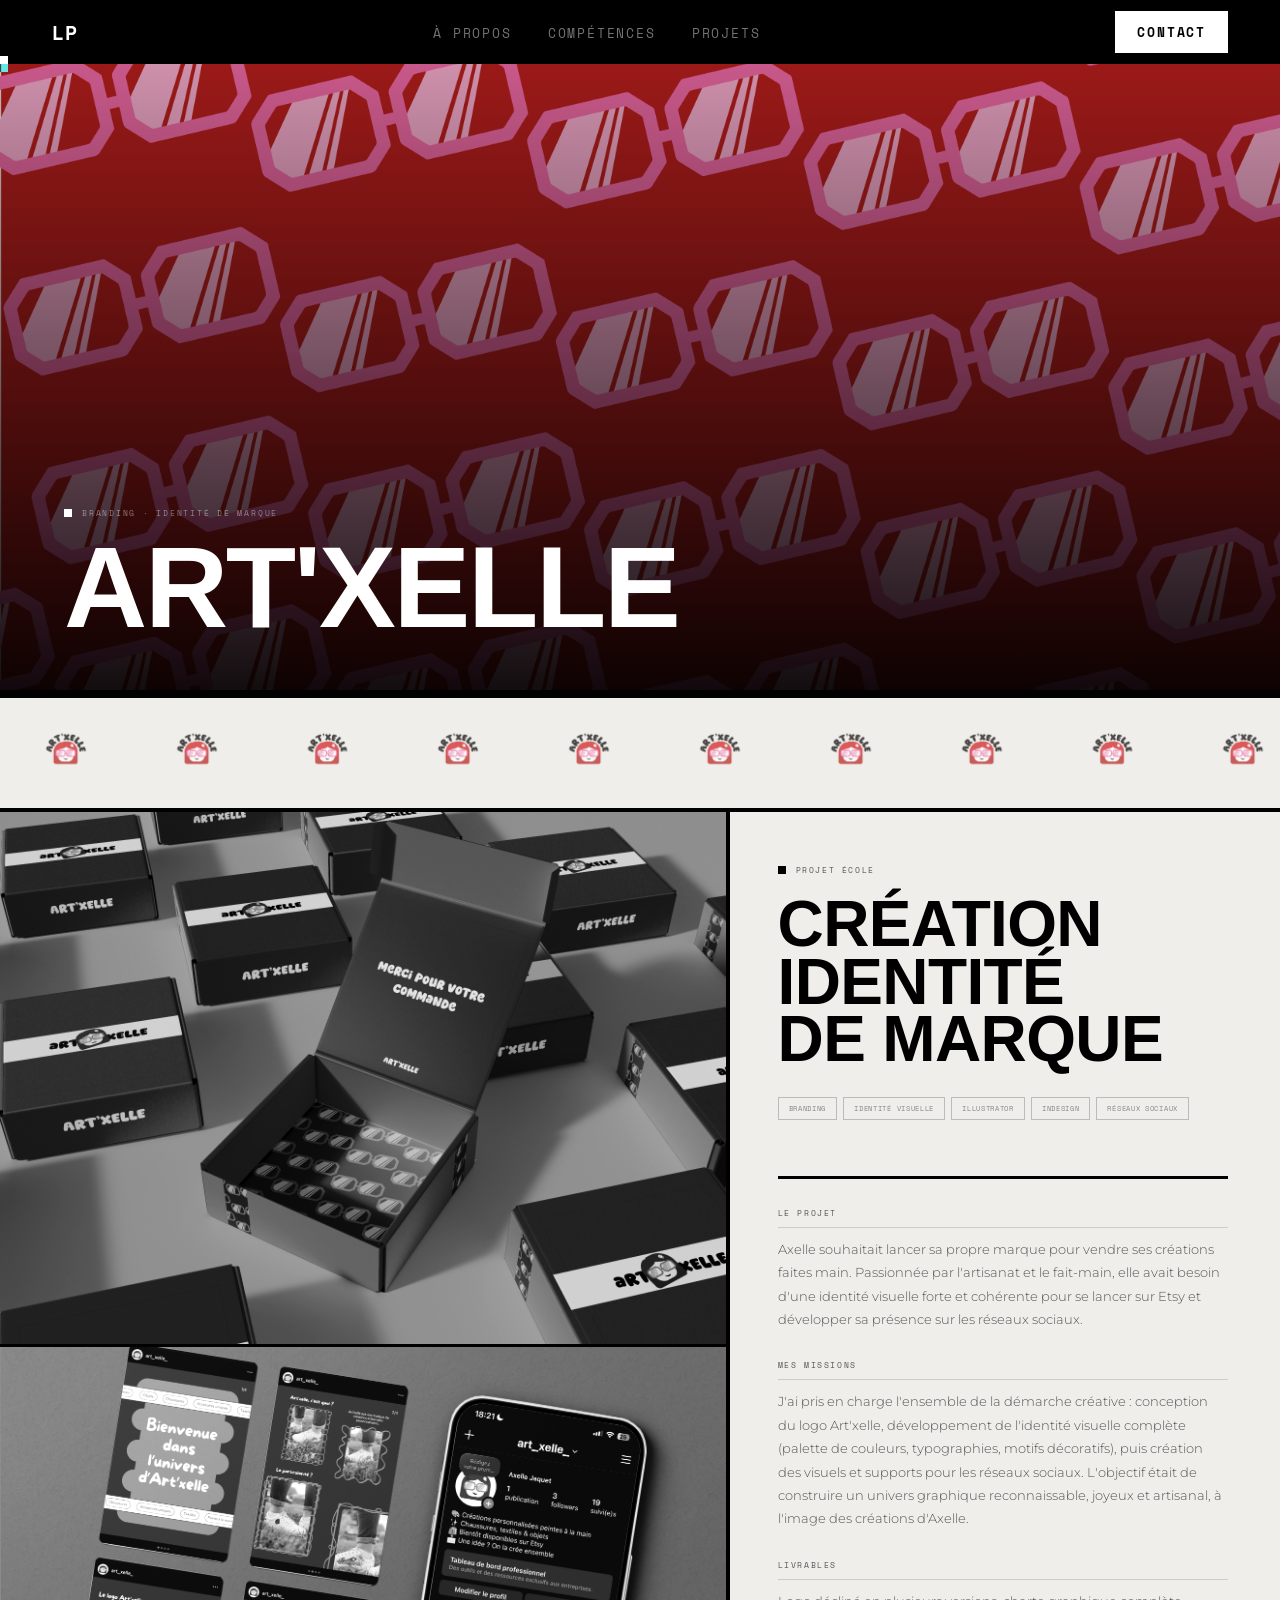
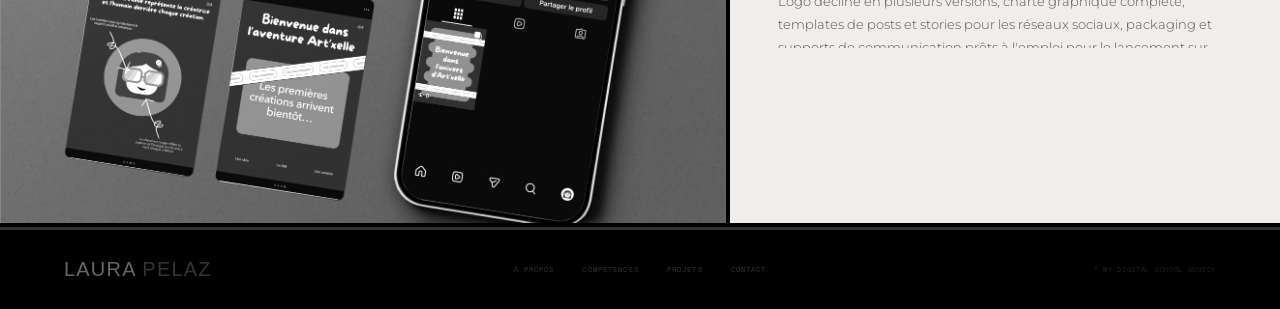
<file: projet.html>
<!doctype html>
<html lang="fr">
  <head>
    <meta charset="UTF-8" />
    <meta name="viewport" content="width=device-width, initial-scale=1.0" />
    <title>Art'xelle — Création identité de marque</title>
    <link
      href="https://fonts.googleapis.com/css2?family=Montserrat:ital,wght@0,300;0,400;0,500;0,600;0,700;1,300&family=Space+Mono:wght@400;700&display=swap"
      rel="stylesheet"
    />
    <link rel="stylesheet" href="./style.css" />
    <link rel="stylesheet" href="./projet.css" />
  </head>
  <body>
    <div class="cursor" id="cursor"></div>

    <!-- NAV -->
    <nav>
      <a href="./index.html" class="nav-logo">LP</a>
      <ul class="nav-links">
        <li><a href="./index.html#about">À propos</a></li>
        <li><a href="./index.html#skills">Compétences</a></li>
        <li><a href="./index.html#projects">Projets</a></li>
      </ul>
      <a href="./index.html#contact" class="nav-cta">Contact</a>
    </nav>

    <!-- ① HERO BANNIÈRE -->
    <section class="projet-hero">
      <div class="projet-hero-img">
        <img src="./artxelle/Plan de travail 208@3x.png" alt="Art'xelle" />
        <div class="projet-hero-gradient"></div>
      </div>
      <div class="projet-hero-content">
        <div class="projet-hero-eyebrow">
          <span class="dot"></span>
          <span>Branding · Identité de marque</span>
        </div>
        <h1 class="projet-hero-title">Art'xelle</h1>
      </div>
    </section>

    <!-- ② MARQUEE LOGO -->
    <div class="logo-marquee-section">
      <div class="logo-marquee-track">
        <span class="logo-item"
          ><img
            src="./artxelle/LOGO_AXELLE@3x.png"
            alt="Art'xelle"
            class="marquee-logo-img"
        /></span>
        <span class="logo-item"
          ><img
            src="./artxelle/LOGO_AXELLE@3x.png"
            alt="Art'xelle"
            class="marquee-logo-img"
        /></span>
        <span class="logo-item"
          ><img
            src="./artxelle/LOGO_AXELLE@3x.png"
            alt="Art'xelle"
            class="marquee-logo-img"
        /></span>
        <span class="logo-item"
          ><img
            src="./artxelle/LOGO_AXELLE@3x.png"
            alt="Art'xelle"
            class="marquee-logo-img"
        /></span>
        <span class="logo-item"
          ><img
            src="./artxelle/LOGO_AXELLE@3x.png"
            alt="Art'xelle"
            class="marquee-logo-img"
        /></span>
        <span class="logo-item"
          ><img
            src="./artxelle/LOGO_AXELLE@3x.png"
            alt="Art'xelle"
            class="marquee-logo-img"
        /></span>
        <span class="logo-item"
          ><img
            src="./artxelle/LOGO_AXELLE@3x.png"
            alt="Art'xelle"
            class="marquee-logo-img"
        /></span>
        <span class="logo-item"
          ><img
            src="./artxelle/LOGO_AXELLE@3x.png"
            alt="Art'xelle"
            class="marquee-logo-img"
        /></span>

        <!-- clone pour boucle infinie -->
        <span class="logo-item"
          ><img
            src="./artxelle/LOGO_AXELLE@3x.png"
            alt="Art'xelle"
            class="marquee-logo-img"
        /></span>
        <span class="logo-item"
          ><img
            src="./artxelle/LOGO_AXELLE@3x.png"
            alt="Art'xelle"
            class="marquee-logo-img"
        /></span>
        <span class="logo-item"
          ><img
            src="./artxelle/LOGO_AXELLE@3x.png"
            alt="Art'xelle"
            class="marquee-logo-img"
        /></span>
        <span class="logo-item"
          ><img
            src="./artxelle/LOGO_AXELLE@3x.png"
            alt="Art'xelle"
            class="marquee-logo-img"
        /></span>
        <span class="logo-item"
          ><img
            src="./artxelle/LOGO_AXELLE@3x.png"
            alt="Art'xelle"
            class="marquee-logo-img"
        /></span>
        <span class="logo-item"
          ><img
            src="./artxelle/LOGO_AXELLE@3x.png"
            alt="Art'xelle"
            class="marquee-logo-img"
        /></span>
        <span class="logo-item"
          ><img
            src="./artxelle/LOGO_AXELLE@3x.png"
            alt="Art'xelle"
            class="marquee-logo-img"
        /></span>
        <span class="logo-item"
          ><img
            src="./artxelle/LOGO_AXELLE@3x.png"
            alt="Art'xelle"
            class="marquee-logo-img"
        /></span>
      </div>
    </div>

    <!-- ③ CORPS : images à gauche + texte sticky à droite -->
    <div class="projet-body">
      <!-- GALERIE GAUCHE -->
      <div class="projet-gallery">
        <div class="gallery-item">
          <img
            src="./artxelle/MOCKUP_ART'XELLE_BOX.png"
            alt="Art'xelle — Mockup boîtes"
          />
        </div>
        <div class="gallery-item">
          <img
            src="./artxelle/Instagram Post Story Mockup.png"
            alt="Art'xelle — Réseaux sociaux"
          />
        </div>
      </div>

      <!-- INFO STICKY DROITE -->
      <div class="projet-info">
        <div class="projet-info-inner">
          <div class="info-eyebrow">
            <span class="info-dot"></span>
            <span>Projet école</span>
          </div>

          <h2 class="info-title">Création<br />identité<br />de marque</h2>

          <div class="info-tags">
            <span class="info-tag">Branding</span>
            <span class="info-tag">Identité visuelle</span>
            <span class="info-tag">Illustrator</span>
            <span class="info-tag">InDesign</span>
            <span class="info-tag">Réseaux sociaux</span>
          </div>

          <div class="info-divider"></div>

          <div class="info-block">
            <div class="info-block-label">Le projet</div>
            <p class="info-text">
              Axelle souhaitait lancer sa propre marque pour vendre ses
              créations faites main. Passionnée par l'artisanat et le fait-main,
              elle avait besoin d'une identité visuelle forte et cohérente pour
              se lancer sur Etsy et développer sa présence sur les réseaux
              sociaux.
            </p>
          </div>

          <div class="info-block">
            <div class="info-block-label">Mes missions</div>
            <p class="info-text">
              J'ai pris en charge l'ensemble de la démarche créative :
              conception du logo Art'xelle, développement de l'identité visuelle
              complète (palette de couleurs, typographies, motifs décoratifs),
              puis création des visuels et supports pour les réseaux sociaux.
              L'objectif était de construire un univers graphique
              reconnaissable, joyeux et artisanal, à l'image des créations
              d'Axelle.
            </p>
          </div>

          <div class="info-block">
            <div class="info-block-label">Livrables</div>
            <p class="info-text">
              Logo décliné en plusieurs versions, charte graphique complète,
              templates de posts et stories pour les réseaux sociaux, packaging
              et supports de communication prêts à l'emploi pour le lancement
              sur Etsy.
            </p>
          </div>

          <div class="info-divider"></div>

          <div class="info-specs">
            <div class="info-spec-row">
              <span class="spec-label">Client</span>
              <span class="spec-value">Art'xelle (Axelle)</span>
            </div>
            <div class="info-spec-row">
              <span class="spec-label">Année</span>
              <span class="spec-value"></span>
            </div>
            <div class="info-spec-row">
              <span class="spec-label">Outils</span>
              <span class="spec-value">Illustrator · InDesign</span>
            </div>
            <div class="info-spec-row">
              <span class="spec-label">Livrable</span>
              <span class="spec-value">Logo · Charte · Réseaux</span>
            </div>
          </div>

          <div class="info-divider"></div>

          <a href="./index.html#projects" class="info-back">
            ← Retour aux projets
          </a>
        </div>
      </div>
    </div>

    <!-- FOOTER -->
    <footer>
      <div class="footer-logo">Laura <span>Pelaz</span></div>
      <div class="footer-links">
        <a href="./index.html#about">À propos</a>
        <a href="./index.html#skills">Compétences</a>
        <a href="./index.html#projects">Projets</a>
        <a href="./index.html#contact">Contact</a>
      </div>
      <div class="footer-copy">© My Digital School Annecy</div>
    </footer>

    <script src="./projet.js"></script>
  </body>
</html>
</file>
<file: style.css>
/* ═══════════════════════════════════════════════
   BASE — styles fondamentaux (ex style.css)
   ═══════════════════════════════════════════════ */

:root {
    --pink: #C6205E;
    --navy: #0D2C58;
    --light: #E9EAEA;
    --white: #ffffff;
    --black: #0a0a0a;
}

*, *::before, *::after {
    margin: 0;
    padding: 0;
    box-sizing: border-box;
}

html { scroll-behavior: smooth; }

body {
    background: var(--white);
    color: var(--black);
    font-family: 'Montserrat', sans-serif;
    overflow-x: hidden;
    cursor: none;
}

/* ─── CURSOR ──────────────────────────── */
.cursor {
    position: fixed;
    pointer-events: none;
    z-index: 9999;
    transform: translate(-50%, -50%);
    width: 22px;
    height: 22px;
}

.cursor::before, .cursor::after {
    content: '';
    position: absolute;
    background: var(--pink);
    transition: background 0.3s;
}

.cursor::before {
    width: 1px;
    height: 22px;
    top: 0;
    left: 50%;
    transform: translateX(-50%);
}

.cursor::after {
    width: 22px;
    height: 1px;
    left: 0;
    top: 50%;
    transform: translateY(-50%);
}

.cursor.hovered::before { background: var(--white); }
.cursor.hovered::after  { background: var(--white); }

/* ─── NAV ──────────────────────────────── */
nav {
    position: fixed;
    top: 0;
    left: 0;
    right: 0;
    z-index: 200;
    height: 64px;
    display: flex;
    justify-content: space-between;
    align-items: center;
    padding: 0 52px;
    background: var(--navy);
    border-bottom: 2px solid var(--pink);
}

.nav-logo {
    font-family: 'Space Mono', monospace;
    font-weight: 700;
    font-size: 16px;
    letter-spacing: 0.12em;
    color: var(--pink);
    text-decoration: none;
}

.nav-links {
    display: flex;
    gap: 36px;
    list-style: none;
}

.nav-links a {
    font-family: 'Space Mono', monospace;
    font-size: 9px;
    letter-spacing: 0.16em;
    text-transform: uppercase;
    color: rgba(255, 255, 255, 0.55);
    text-decoration: none;
    transition: color 0.25s;
    position: relative;
    padding-bottom: 4px;
}

.nav-links a::after {
    content: '';
    position: absolute;
    bottom: -2px;
    left: 0;
    width: 0;
    height: 1px;
    background: var(--pink);
    transition: width 0.3s ease;
}

.nav-links a:hover {
    color: var(--white);
}

.nav-links a:hover::after {
    width: 100%;
}

.nav-cta {
    font-family: 'Space Mono', monospace;
    font-size: 9px;
    letter-spacing: 0.14em;
    text-transform: uppercase;
    font-weight: 700;
    color: var(--white);
    text-decoration: none;
    border: 1px solid var(--pink);
    padding: 9px 20px;
    transition: background 0.25s, color 0.25s;
}

.nav-cta:hover {
    background: var(--pink);
    color: var(--white);
}

/* ─── HERO ──────────────────────────────── */
#hero {
    min-height: 80vh;
    display: flex;
    flex-direction: column;
    padding: 0 64px;
    padding-top: 0px;
    background: var(--white);
    border-bottom: 1px solid var(--light);
    overflow: hidden;
    position: relative;
}

.hero-top {
    display: flex;
    align-items: flex-end;
    flex: 1;
    gap: 50px;
}

.hero-left {
    background: transparent;
    padding: 20px 0 0;
    display: flex;
    flex-direction: column;
    flex: 1;
}

.hero-eyebrow {
    display: flex;
    align-items: center;
    gap: 10px;
    font-family: 'Space Mono', monospace;
    font-size: 8px;
    color: #aaa;
    letter-spacing: 0.2em;
    text-transform: uppercase;
    padding-bottom: 24px;
    border-bottom: 1px solid var(--light);
    margin-bottom: 0;
    animation: fadeUp 0.7s ease both;
}

.hero-dot {
    width: 5px;
    height: 5px;
    background: var(--pink);
    border-radius: 50%;
    flex-shrink: 0;
}

.hero-name {
    flex: 1;
    flex-direction: column;
    justify-content: center;
    font-family: 'Impact', 'Arial Black', sans-serif;
    font-size: clamp(88px, 11vw, 168px);
    line-height: 0.88;
    letter-spacing: -0.02em;
    color: var(--navy);
    padding: 32px 0;
    animation: fadeUp 0.8s 0.1s ease both;
}

.hero-name .pink {
    color: var(--pink);
}

.hero-photo-float {
    flex-shrink: 0;
    align-self: center;
}

.hero-photo-float img {
    width: 280px;
    height: 400px;
    object-fit: cover;
    object-position: top center;
    display: block;
    filter: grayscale(10%);
}

.hero-desc {
    font-family: 'Space Mono', monospace;
    font-size: 9px;
    color: #aaa;
    letter-spacing: 0.22em;
    text-transform: uppercase;
    margin-bottom: 24px;
    animation: fadeUp 0.7s 0.18s ease both;
}

.hero-cta {
    display: flex;
    gap: 16px;
    align-items: center;
    margin-bottom: 48px;
    animation: fadeUp 0.7s 0.24s ease both;
}

.btn-primary {
    background: var(--pink);
    color: var(--white);
    padding: 14px 28px;
    font-family: 'Space Mono', monospace;
    font-size: 9px;
    letter-spacing: 0.12em;
    text-transform: uppercase;
    font-weight: 700;
    text-decoration: none;
    transition: background 0.25s, transform 0.2s;
    display: inline-block;
}

.btn-primary:hover {
    background: var(--navy);
    color: var(--white);
    transform: translateY(-2px);
}

.btn-outline {
    color: #999;
    font-family: 'Space Mono', monospace;
    font-size: 9px;
    letter-spacing: 0.12em;
    text-transform: uppercase;
    font-weight: 700;
    text-decoration: none;
    display: flex;
    align-items: center;
    gap: 8px;
    border-bottom: 1px solid var(--light);
    padding-bottom: 3px;
    transition: color 0.25s, border-color 0.25s;
}

.btn-outline::after {
    content: '↓';
    font-size: 13px;
}

.btn-outline:hover {
    color: var(--navy);
    border-color: var(--navy);
}

.hero-stats-bar {
    display: flex;
    gap: 0;
    border-top: 1px solid var(--light);
    padding-top: 28px;
    padding-bottom: 28px;
    animation: fadeUp 0.7s 0.3s ease both;
}

.stat {
    flex: 1;
    padding-right: 20px;
    border-right: 1px solid var(--light);
    margin-right: 20px;
}

.stat:last-child {
    border-right: none;
    margin-right: 0;
    padding-right: 0;
}

.stat-num {
    font-family: 'Space Mono', monospace;
    font-size: 26px;
    color: var(--navy);
    line-height: 1;
    font-weight: 700;
}

.stat-label {
    font-family: 'Montserrat', sans-serif;
    font-size: 8px;
    letter-spacing: 0.1em;
    text-transform: uppercase;
    color: #aaa;
    margin-top: 6px;
    font-weight: 500;
}

.hero-scroll-hint {
    position: absolute;
    bottom: 40px;
    right: 64px;
    display: flex;
    flex-direction: row;
    align-items: center;
    gap: 12px;
}

.hero-scroll-line {
    width: 44px;
    height: 1px;
    background: var(--light);
}

.hero-scroll-hint span {
    font-family: 'Space Mono', monospace;
    font-size: 7px;
    letter-spacing: 0.22em;
    text-transform: uppercase;
    color: #ccc;
}

/* ─── SECTIONS COMMUNES ─────────────────── */
section {
    padding: 96px 64px;
}

.section-header {
    display: flex;
    justify-content: space-between;
    align-items: center;
    padding-bottom: 18px;
    border-bottom: 1px solid var(--light);
    margin-bottom: 0;
}

.section-label {
    font-family: 'Space Mono', monospace;
    font-size: 9px;
    letter-spacing: 0.22em;
    text-transform: uppercase;
    color: var(--pink);
}

.section-num-tag {
    font-family: 'Space Mono', monospace;
    font-size: 10px;
    letter-spacing: 0.06em;
    color: #ccc;
}

.section-title {
    font-family: 'Impact', 'Arial Black', sans-serif;
    font-size: clamp(52px, 7vw, 96px);
    color: var(--navy);
    line-height: 0.9;
    letter-spacing: -0.01em;
    margin-top: 32px;
    margin-bottom: 52px;
}

/* ─── ABOUT ──────────────────────────────── */
#about {
    background: var(--white);
}

.about-quote {
    border-bottom: 1px solid var(--light);
    padding-bottom: 52px;
    margin-bottom: 60px;
}

.about-quote p {
    font-family: 'Montserrat', sans-serif;
    font-size: clamp(18px, 2.4vw, 28px);
    line-height: 1.55;
    color: var(--navy);
    font-weight: 300;
}

.about-quote em {
    font-style: italic;
    color: var(--pink);
    font-weight: 400;
}

.about-quote strong {
    font-weight: 700;
    font-style: normal;
    color: var(--navy);
}

.about-grid {
    display: grid;
    grid-template-columns: 1fr 1fr;
    gap: 80px;
    align-items: start;
}

.timeline-item {
    padding: 20px 0 20px 22px;
    border-left: 1px solid var(--light);
    position: relative;
    margin-bottom: 4px;
    transition: border-color 0.3s;
}

.timeline-item:hover {
    border-color: var(--pink);
}

.timeline-item::before {
    content: '';
    position: absolute;
    left: -4px;
    top: 24px;
    width: 6px;
    height: 6px;
    background: var(--pink);
    transition: transform 0.3s;
}

.timeline-item:hover::before {
    transform: scale(1.7);
}

.timeline-date {
    font-family: 'Space Mono', monospace;
    font-size: 8px;
    letter-spacing: 0.12em;
    text-transform: uppercase;
    color: var(--pink);
    margin-bottom: 8px;
}

.timeline-role {
    font-size: 15px;
    font-weight: 700;
    color: var(--navy);
    margin-bottom: 4px;
}

.timeline-org {
    font-family: 'Space Mono', monospace;
    font-size: 9px;
    letter-spacing: 0.04em;
    color: #aaa;
}

.timeline-desc {
    font-size: 13px;
    color: #888;
    margin-top: 10px;
    line-height: 1.65;
    font-weight: 300;
}

/* ─── SKILLS ─────────────────────────────── */
#skills {
    background: var(--white);
}

#skills .section-header {
    border-bottom-color: var(--light);
}

#skills .section-label {
    color: var(--pink);
}

#skills .section-num-tag {
    color: #ccc;
}

#skills .section-title {
    color: var(--navy);
    margin-bottom: 32px;
}

.skills-list {
    margin-top: 0;
    border-top: 1px solid var(--light);
}

.skill-row {
    display: grid;
    grid-template-columns: 52px 1fr auto auto;
    align-items: center;
    gap: 24px;
    padding: 20px 0;
    border-bottom: 1px solid var(--light);
    transition: padding-left 0.3s, padding-right 0.3s, background 0.25s;
    cursor: default;
}

.skill-row:hover {
    background: #fafafa;
    padding-left: 20px;
    padding-right: 20px;
}

.skill-idx {
    font-family: 'Space Mono', monospace;
    font-size: 9px;
    color: #ccc;
    letter-spacing: 0.08em;
}

.skill-name {
    font-family: 'Impact', 'Arial Black', sans-serif;
    font-size: clamp(32px, 4.5vw, 60px);
    color: var(--navy);
    letter-spacing: 0.01em;
    line-height: 1;
    transition: color 0.25s;
}

.skill-row:hover .skill-name {
    color: var(--pink);
}

.skill-type {
    font-family: 'Space Mono', monospace;
    font-size: 8px;
    color: #bbb;
    letter-spacing: 0.12em;
    text-transform: uppercase;
    text-align: right;
}

.skill-icon-wrap {
    opacity: 0.65;
    transition: opacity 0.25s;
    flex-shrink: 0;
}

.skill-row:hover .skill-icon-wrap {
    opacity: 1;
}

.softskills-wrap {
    margin-top: 80px;
    padding-top: 56px;
    border-top: 3px solid var(--navy);
}

.softskills-wrap .section-label {
    color: var(--pink);
    margin-bottom: 36px;
}

.softskills-row {
    display: grid;
    grid-template-columns: repeat(4, 1fr);
    gap: 1px;
    background: var(--light);
    border: 1px solid var(--light);
}

.soft-item {
    background: var(--white);
    padding: 36px 28px;
    transition: background 0.25s;
}

.soft-item:hover {
    background: #fdf5f8;
}

.soft-num {
    font-family: 'Space Mono', monospace;
    font-size: 44px;
    font-weight: 700;
    color: rgba(13, 44, 88, 0.05);
    line-height: 1;
    margin-bottom: 16px;
    transition: color 0.3s;
}

.soft-item:hover .soft-num {
    color: rgba(198, 32, 94, 0.15);
}

.soft-title {
    font-family: 'Montserrat', sans-serif;
    font-size: 10px;
    letter-spacing: 0.14em;
    text-transform: uppercase;
    font-weight: 700;
    color: var(--pink);
    margin-bottom: 10px;
}

.soft-desc {
    font-size: 12px;
    color: #888;
    line-height: 1.7;
    font-weight: 300;
}

/* ─── PROJECTS ───────────────────────────── */
#projects {
    background: var(--white);
}

.projects-head {
    display: grid;
    grid-template-columns: 1fr 1fr;
    gap: 80px;
    align-items: end;
    padding-bottom: 0;
    margin-bottom: 2px;
}

.projects-head .section-title {
    margin-bottom: 0;
}

.projects-intro {
    font-size: 15px;
    line-height: 1.75;
    color: #888;
    font-weight: 300;
    max-width: 420px;
    align-self: end;
    padding-bottom: 4px;
}

.projects-grid {
    display: grid;
    grid-template-columns: 1fr 1fr;
    gap: 2px;
    background: var(--light);
    margin-top: 2px;
}

a.project-card {
    text-decoration: none;
}

.project-card {
    background: var(--white);
    padding: 44px 48px;
    display: flex;
    flex-direction: column;
    gap: 0;
    cursor: pointer;
    position: relative;
    overflow: hidden;
    min-height: 300px;
    transition: background 0.3s;
}

.project-card.dark {
    background: var(--navy);
}

.project-card::before {
    content: '';
    position: absolute;
    top: 0;
    left: 0;
    right: 0;
    height: 3px;
    background: var(--pink);
    transform: scaleX(0);
    transform-origin: left;
    transition: transform 0.4s cubic-bezier(0.4, 0, 0.2, 1);
}

.project-card:hover::before {
    transform: scaleX(1);
}

.project-card:hover {
    background: #f7f7f7;
}

.project-card.dark:hover {
    background: #0f3366;
}

.project-card-ghost {
    position: absolute;
    bottom: -16px;
    right: 24px;
    font-family: 'Impact', 'Arial Black', sans-serif;
    font-size: 110px;
    color: rgba(13, 44, 88, 0.05);
    letter-spacing: -0.03em;
    pointer-events: none;
    line-height: 1;
    transition: color 0.3s;
    user-select: none;
}

.project-card.dark .project-card-ghost {
    color: rgba(255, 255, 255, 0.04);
}

.project-card-num {
    font-family: 'Space Mono', monospace;
    font-size: 9px;
    letter-spacing: 0.08em;
    color: #ccc;
    margin-bottom: auto;
}

.project-card.dark .project-card-num {
    color: rgba(255, 255, 255, 0.2);
}

.project-card-name {
    font-family: 'Impact', 'Arial Black', sans-serif;
    font-size: clamp(24px, 2.8vw, 38px);
    color: var(--navy);
    line-height: 1.05;
    margin-top: 36px;
    margin-bottom: 20px;
    transition: color 0.3s;
    position: relative;
    z-index: 1;
}

.project-card.dark .project-card-name {
    color: var(--white);
}

.project-card:hover .project-card-name {
    color: var(--pink);
}

.project-card.dark:hover .project-card-name {
    color: var(--pink);
}

.project-card-meta {
    display: flex;
    justify-content: space-between;
    align-items: flex-end;
    position: relative;
    z-index: 1;
}

.project-card-tags {
    display: flex;
    gap: 5px;
    flex-wrap: wrap;
}

.tag {
    font-family: 'Space Mono', monospace;
    font-size: 7px;
    letter-spacing: 0.08em;
    text-transform: uppercase;
    color: #bbb;
    border: 1px solid var(--light);
    padding: 4px 8px;
    transition: border-color 0.25s, color 0.25s;
}

.project-card.dark .tag {
    color: rgba(255, 255, 255, 0.25);
    border-color: rgba(255, 255, 255, 0.1);
}

.project-card:hover .tag {
    border-color: rgba(198, 32, 94, 0.3);
    color: var(--pink);
}

.project-card.dark:hover .tag {
    border-color: rgba(198, 32, 94, 0.35);
    color: var(--pink);
}

.project-card-arrow {
    width: 40px;
    height: 40px;
    border: 1px solid var(--light);
    display: flex;
    align-items: center;
    justify-content: center;
    font-size: 14px;
    color: #ccc;
    flex-shrink: 0;
    transition: background 0.25s, color 0.25s, border-color 0.25s;
}

.project-card.dark .project-card-arrow {
    border-color: rgba(255, 255, 255, 0.1);
    color: rgba(255, 255, 255, 0.2);
}

.project-card:hover .project-card-arrow,
.project-card.dark:hover .project-card-arrow {
    background: var(--pink);
    color: var(--white);
    border-color: var(--pink);
}

/* ─── CONTACT ────────────────────────────── */
#contact {
    background: var(--navy);
}

#contact .section-header {
    border-bottom-color: rgba(255, 255, 255, 0.1);
}

#contact .section-label {
    color: var(--pink);
}

#contact .section-num-tag {
    color: rgba(255, 255, 255, 0.2);
}

.contact-content {
    display: grid;
    grid-template-columns: 1fr 1fr;
    gap: 96px;
    margin-top: 60px;
}

.contact-tagline {
    font-family: 'Impact', 'Arial Black', sans-serif;
    font-size: clamp(44px, 5.5vw, 76px);
    color: var(--white);
    line-height: 0.95;
    margin-bottom: 24px;
}

.contact-tagline span {
    color: var(--pink);
    display: block;
}

.contact-desc {
    font-size: 14px;
    line-height: 1.75;
    color: rgba(255, 255, 255, 0.38);
    font-weight: 300;
    max-width: 340px;
    margin-bottom: 48px;
}

.contact-links {
    border-top: 1px solid rgba(255, 255, 255, 0.08);
}

.contact-link {
    display: flex;
    align-items: center;
    gap: 16px;
    font-family: 'Montserrat', sans-serif;
    font-size: 13px;
    color: rgba(255, 255, 255, 0.5);
    text-decoration: none;
    padding: 16px 0;
    border-bottom: 1px solid rgba(255, 255, 255, 0.08);
    transition: color 0.3s, gap 0.3s;
}

.contact-link:hover {
    color: var(--white);
    gap: 22px;
}

.contact-link-dot {
    width: 4px;
    height: 4px;
    background: var(--pink);
    border-radius: 50%;
    flex-shrink: 0;
}

.contact-form {
    display: flex;
    flex-direction: column;
    gap: 20px;
}

.form-group {
    display: flex;
    flex-direction: column;
    gap: 10px;
}

.form-group label {
    font-family: 'Space Mono', monospace;
    font-size: 8px;
    letter-spacing: 0.22em;
    text-transform: uppercase;
    color: rgba(255, 255, 255, 0.25);
}

.form-group input,
.form-group textarea {
    background: rgba(255, 255, 255, 0.04);
    border: none;
    border-bottom: 1px solid rgba(255, 255, 255, 0.12);
    padding: 13px 0;
    font-family: 'Montserrat', sans-serif;
    font-size: 14px;
    color: var(--white);
    outline: none;
    transition: border-color 0.3s;
    resize: none;
}

.form-group input::placeholder,
.form-group textarea::placeholder {
    color: rgba(255, 255, 255, 0.18);
}

.form-group input:focus,
.form-group textarea:focus {
    border-bottom-color: var(--pink);
}

.form-group textarea {
    height: 110px;
}

.form-row {
    display: grid;
    grid-template-columns: 1fr 1fr;
    gap: 24px;
}

.submit-btn {
    background: var(--pink);
    color: var(--white);
    border: none;
    padding: 16px 36px;
    font-family: 'Space Mono', monospace;
    font-size: 9px;
    letter-spacing: 0.14em;
    text-transform: uppercase;
    font-weight: 700;
    cursor: none;
    transition: background 0.25s, transform 0.2s;
    align-self: flex-start;
    margin-top: 8px;
}

.submit-btn:hover {
    background: var(--white);
    color: var(--navy);
    transform: translateY(-2px);
}

/* ─── FOOTER ─────────────────────────────── */
footer {
    background: var(--black);
    padding: 28px 64px;
    display: grid;
    grid-template-columns: 1fr auto 1fr;
    align-items: center;
    border-top: 1px solid rgba(255, 255, 255, 0.06);
}

.footer-logo {
    font-family: 'Impact', 'Arial Black', sans-serif;
    font-size: 20px;
    color: rgba(255, 255, 255, 0.4);
    letter-spacing: 0.06em;
}

.footer-logo span {
    color: var(--pink);
}

.footer-links {
    display: flex;
    gap: 28px;
}

.footer-links a {
    font-family: 'Space Mono', monospace;
    font-size: 7px;
    letter-spacing: 0.16em;
    text-transform: uppercase;
    color: rgba(255, 255, 255, 0.2);
    text-decoration: none;
    transition: color 0.3s;
}

.footer-links a:hover {
    color: var(--pink);
}

.footer-copy {
    font-family: 'Space Mono', monospace;
    font-size: 7px;
    letter-spacing: 0.1em;
    color: rgba(255, 255, 255, 0.15);
    text-align: right;
    text-transform: uppercase;
}

/* ─── MARQUEE ─────────────────────────────── */
.marquee-section {
    background: var(--pink);
    padding: 16px 0;
    overflow: hidden;
    white-space: nowrap;
}

.marquee-track {
    display: inline-block;
    animation: marquee 22s linear infinite;
}

.marquee-text {
    font-family: 'Space Mono', monospace;
    font-size: 10px;
    font-weight: 700;
    letter-spacing: 0.22em;
    text-transform: uppercase;
    color: rgba(255, 255, 255, 0.9);
    display: inline-block;
    margin: 0 24px;
}

.marquee-sep {
    color: rgba(255, 255, 255, 0.3);
}

/* ─── ANIMATIONS ──────────────────────────── */
@keyframes marquee {
    0%   { transform: translateX(0); }
    100% { transform: translateX(-50%); }
}

@keyframes fadeUp {
    from { opacity: 0; transform: translateY(20px); }
    to   { opacity: 1; transform: translateY(0); }
}

.reveal {
    opacity: 0;
    transform: translateY(26px);
    transition: opacity 0.75s ease, transform 0.75s ease;
}

.reveal.visible {
    opacity: 1;
    transform: translateY(0);
}

/* ─── RESPONSIVE ──────────────────────────── */
@media (max-width: 1024px) {
    nav {
        padding: 0 28px;
    }

    section {
        padding: 72px 28px;
    }

    #hero {
        grid-template-columns: 1fr;
    }

    .hero-right {
        height: 50vw;
        min-height: 320px;
    }

    .hero-right img {
        object-position: top center;
    }

    .hero-left {
        padding: 40px 28px 40px;
    }

    .hero-name {
        font-size: clamp(72px, 16vw, 120px);
    }

    .about-grid {
        grid-template-columns: 1fr;
        gap: 40px;
    }

    .softskills-row {
        grid-template-columns: 1fr 1fr;
    }

    .projects-head {
        grid-template-columns: 1fr;
        gap: 20px;
    }

    .projects-grid {
        grid-template-columns: 1fr;
    }

    .contact-content {
        grid-template-columns: 1fr;
        gap: 56px;
    }

    footer {
        grid-template-columns: 1fr;
        gap: 16px;
        padding: 28px;
        text-align: center;
    }

    .footer-copy,
    .footer-links {
        text-align: center;
        justify-content: center;
    }

    .nav-links {
        display: none;
    }
}

/* ═══════════════════════════════════════════════
   VERSION BRUTALISTE — Architecture & béton brut
   Override complet
   ═══════════════════════════════════════════════ */

:root {
    --pink:  #000000;
    --navy:  #000000;
    --light: #cccccc;
    --white: #f0eeea;
    --black: #000000;
}

/* ─ BASE ─────────────────────────────────────── */
body {
    background: #f0eeea;
    font-family: 'Space Mono', monospace;
}

*, *::before, *::after {
    border-radius: 0 !important;
}

/* ─ CURSEUR ──────────────────────────────────── */
.cursor {
    width: 16px;
    height: 16px;
    background: #fff;
    border: none;
    mix-blend-mode: difference;
    transition: width 0.15s, height 0.15s;
}

.cursor::before,
.cursor::after {
    display: none;
}

.cursor.hovered {
    width: 32px;
    height: 32px;
}

/* ─ NAV ──────────────────────────────────────── */
nav {
    background: #000;
    border-bottom: none;
    backdrop-filter: none;
    height: 64px;
}

.nav-logo {
    color: #fff;
    font-family: 'Space Mono', monospace;
    font-size: 20px;
    letter-spacing: 0.06em;
}

.nav-links a {
    font-family: 'Space Mono', monospace;
    color: rgba(255, 255, 255, 0.45);
    text-transform: uppercase;
    letter-spacing: 0.14em;
    font-size: 13px;
}

.nav-links a::after {
    background: #fff;
}

.nav-links a:hover {
    color: #fff;
}

.nav-cta {
    background: #fff;
    color: #000;
    border: 2px solid #fff;
    font-family: 'Space Mono', monospace;
    font-size: 13px;
}

.nav-cta:hover {
    background: transparent;
    color: #fff;
    border-color: #fff;
}

/* ─ HERO ─────────────────────────────────────── */
#hero {
    background: #f0eeea;
    border-bottom: 4px solid #000;
    position: relative;
    overflow: hidden;
}

/* Bannière défilante en arrière-plan */
.hero-bg-marquee {
    position: absolute;
    inset: 0;
    overflow: hidden;
    z-index: 0;
}

.hero-bg-track {
    display: flex;
    gap: 0;
    align-items: stretch;
    height: 100%;
    width: max-content;
    animation: heroBgScroll 9s steps(5) infinite;
}

.hero-bg-track img {
    height: 100%;
    width: 100vw;
    object-fit: cover;
    filter: grayscale(100%) contrast(1.05);
    opacity: 0.18;
    flex-shrink: 0;
    display: block;
}

@keyframes heroBgScroll {
    from { transform: translateX(0); }
    to   { transform: translateX(-50%); }
}

/* Contenu au-dessus du fond défilant */
#hero .hero-top,
#hero .hero-scroll-hint {
    position: relative;
    z-index: 1;
}

.hero-eyebrow {
    color: #000;
    font-family: 'Space Mono', monospace;
    border-bottom: 2px solid #000;
    letter-spacing: 0.16em;
}

.hero-dot {
    background: #000;
    border-radius: 0 !important;
    width: 8px;
    height: 8px;
}

/* Nom — "Laura" plein, "Pelaz" en contour */
.hero-name {
    font-size: clamp(96px, 13vw, 190px);
    color: #000;
    line-height: 0.85;
}

.hero-name .pink {
    color: transparent;
    -webkit-text-stroke: 3px #000;
}

.hero-desc {
    font-family: 'Space Mono', monospace;
    color: #555;
    letter-spacing: 0.18em;
    text-transform: uppercase;
    font-size: 10px;
}

/* Boutons */
.btn-primary {
    background: #000;
    color: #fff;
    font-family: 'Space Mono', monospace;
    border: 2px solid #000;
    box-shadow: 4px 4px 0 #000;
    transition: box-shadow 0.15s, transform 0.15s;
}

.btn-primary:hover {
    background: #000;
    color: #fff;
    box-shadow: none;
    transform: translate(4px, 4px);
}

.btn-outline {
    color: #000;
    font-family: 'Space Mono', monospace;
    border-bottom: 2px solid #000;
    letter-spacing: 0.12em;
}

.btn-outline::after {
    content: '↓';
}

.btn-outline:hover {
    color: #555;
    border-color: #555;
}

/* Stats — boîtes avec bordures épaisses */
.hero-stats-bar {
    border-top: 3px solid #000;
    padding-top: 24px;
}

.stat {
    border-right: 2px solid #000;
    margin-right: 0;
    padding-right: 24px;
    padding-left: 0;
    margin-right: 24px;
}

.stat:last-child {
    border-right: none;
}

.stat-num {
    font-family: 'Space Mono', monospace;
    color: #000;
    font-size: 28px;
}

.stat-label {
    font-family: 'Space Mono', monospace;
    color: #777;
    font-size: 8px;
    letter-spacing: 0.1em;
    text-transform: uppercase;
}

/* Photo */
.hero-photo-float img {
    filter: grayscale(100%) contrast(1.1);
    outline: 4px solid #000;
    outline-offset: -4px;
}

/* Scroll */
.hero-scroll-line {
    background: #000;
}

.hero-scroll-hint span {
    color: #555;
    font-family: 'Space Mono', monospace;
}

/* ─ EN-TÊTES DE SECTION ──────────────────────── */
.section-header {
    border-bottom: 3px solid #000;
    padding-bottom: 16px;
}

.section-label {
    font-family: 'Space Mono', monospace;
    color: #000;
    letter-spacing: 0.2em;
    font-size: 9px;
}

.section-num-tag {
    font-family: 'Space Mono', monospace;
    color: #999;
}

.section-title {
    font-family: 'Impact', 'Arial Black', sans-serif;
    color: #000;
    text-transform: uppercase;
    letter-spacing: -0.01em;
}

/* ─ MARQUEE ──────────────────────────────────── */
.marquee-section {
    background: #000;
    border-top: 0;
    border-bottom: 0;
}

.marquee-text {
    font-family: 'Space Mono', monospace;
    color: #f0eeea;
    letter-spacing: 0.2em;
}

.marquee-sep {
    color: #555;
}

/* ─ ABOUT ────────────────────────────────────── */
#about {
    background: #f0eeea;
}

.about-quote {
    border-bottom: 3px solid #000;
}

.about-quote p {
    font-family: 'Montserrat', sans-serif;
    color: #000;
    font-size: clamp(18px, 2.2vw, 26px);
}

.about-quote em {
    font-style: italic;
    color: #333;
}

.about-quote strong {
    color: #000;
}

/* Timeline */
.timeline-item {
    border-left: 3px solid #000;
}

.timeline-item:hover {
    border-color: #000;
    background: #e8e5e0;
}

.timeline-item::before {
    background: #000;
    width: 10px;
    height: 10px;
    left: -6px;
    top: 22px;
}

.timeline-date {
    font-family: 'Space Mono', monospace;
    color: #555;
    font-size: 8px;
    letter-spacing: 0.1em;
}

.timeline-role {
    font-family: 'Montserrat', sans-serif;
    color: #000;
}

.timeline-org {
    font-family: 'Space Mono', monospace;
    color: #888;
}

.timeline-desc {
    font-family: 'Montserrat', sans-serif;
    color: #555;
}

/* Portrait texte + infos */
.about-portrait {
    display: grid;
    grid-template-columns: 1fr 1fr;
    gap: 80px;
    align-items: start;
    padding: 60px 0;
    border-bottom: 3px solid #000;
    margin-bottom: 0;
}

.about-body-text {
    font-family: 'Montserrat', sans-serif;
    font-size: 15px;
    line-height: 1.85;
    color: #333;
    font-weight: 300;
    margin-bottom: 20px;
}
.about-body-text:last-child { margin-bottom: 0; }

.about-infos-block {
    border: 3px solid #000;
    margin-bottom: 3px;
}
.about-info-row {
    display: flex;
    justify-content: space-between;
    align-items: center;
    padding: 14px 20px;
    border-bottom: 2px solid #000;
}
.about-info-row:last-child { border-bottom: none; }
.about-info-label {
    font-family: 'Space Mono', monospace;
    font-size: 8px;
    letter-spacing: 0.16em;
    text-transform: uppercase;
    color: #aaa;
}
.about-info-value {
    font-family: 'Space Mono', monospace;
    font-size: 10px;
    font-weight: 700;
    color: #000;
    text-transform: uppercase;
    letter-spacing: 0.06em;
}

.about-chiffres {
    display: grid;
    grid-template-columns: repeat(3, 1fr);
    gap: 3px;
    background: #000;
    border: 3px solid #000;
    border-top: none;
}
.about-chiffre-item {
    background: #f0eeea;
    padding: 24px 16px;
    text-align: center;
    transition: background 0.15s;
}
.about-chiffre-item:hover { background: #e2dfd9; }
.about-chiffre-num {
    font-family: 'Impact', 'Arial Black', sans-serif;
    font-size: 36px;
    color: #000;
    line-height: 1;
    margin-bottom: 6px;
}
.about-chiffre-label {
    font-family: 'Space Mono', monospace;
    font-size: 7px;
    letter-spacing: 0.1em;
    text-transform: uppercase;
    color: #888;
}

/* Titre parcours */
.about-parcours-label {
    padding: 48px 0 0;
    border-top: 3px solid #000;
    margin-top: 0;
}
.about-parcours-label .section-label {
    font-size: 11px;
    letter-spacing: 0.26em;
}

/* Création & fabrication */
.about-creation {
    margin-top: 80px;
    padding-top: 56px;
    border-top: 4px solid #000;
    display: grid;
    grid-template-columns: 1fr 1fr;
    gap: 80px;
    align-items: start;
}
.about-creation-tags {
    display: flex;
    flex-wrap: wrap;
    gap: 6px;
    align-content: start;
    padding-top: 8px;
}
.creation-tag {
    font-family: 'Space Mono', monospace;
    font-size: 8px;
    letter-spacing: 0.12em;
    text-transform: uppercase;
    color: #555;
    border: 2px solid #000;
    padding: 8px 14px;
    transition: background 0.15s, color 0.15s;
    cursor: default;
}
.creation-tag:hover {
    background: #000;
    color: #f0eeea;
}

@media (max-width: 1024px) {
    .about-portrait { grid-template-columns: 1fr; gap: 40px; }
    .about-creation { grid-template-columns: 1fr; gap: 40px; }
}

/* Passions */
.about-passions {
    margin-top: 80px;
    padding-top: 56px;
    border-top: 4px solid #000;
}

.passions-grid {
    display: grid;
    grid-template-columns: repeat(4, 1fr);
    gap: 3px;
    background: #000;
    border: 3px solid #000;
}

.passion-item {
    background: #f0eeea;
    padding: 36px 28px;
    transition: background 0.15s;
}

.passion-item:hover {
    background: #e2dfd9;
}

.passion-num {
    font-family: 'Space Mono', monospace;
    font-size: 44px;
    font-weight: 700;
    color: rgba(0,0,0,0.06);
    line-height: 1;
    margin-bottom: 16px;
    transition: color 0.3s;
}

.passion-item:hover .passion-num {
    color: rgba(0,0,0,0.14);
}

.passion-title {
    font-family: 'Space Mono', monospace;
    font-size: 9px;
    letter-spacing: 0.16em;
    text-transform: uppercase;
    color: #000;
    margin-bottom: 12px;
}

.passion-desc {
    font-family: 'Montserrat', sans-serif;
    font-size: 12px;
    color: #555;
    line-height: 1.75;
    font-weight: 300;
}

@media (max-width: 1024px) {
    .passions-grid {
        grid-template-columns: 1fr 1fr;
    }
}

/* ─ SKILLS ───────────────────────────────────── */
#skills {
    background: #f0eeea;
    border-top: 4px solid #000;
    border-bottom: 4px solid #000;
}

#skills .section-title {
    color: #000;
}

.skills-list {
    border-top: 3px solid #000;
}

.skill-row {
    border-bottom: 2px solid #000;
    padding: 18px 0;
    transition: background 0.15s, padding 0.2s;
}

.skill-row:hover {
    background: #e8e5e0;
    padding-left: 16px;
    padding-right: 16px;
}

.skill-idx {
    font-family: 'Space Mono', monospace;
    color: #aaa;
}

.skill-name {
    font-family: 'Impact', 'Arial Black', sans-serif;
    color: #000;
    text-transform: uppercase;
}

.skill-row:hover .skill-name {
    color: #000;
}

.skill-type {
    font-family: 'Space Mono', monospace;
    color: #777;
}

.skill-icon-wrap {
    opacity: 1;
}

.skill-logo {
    width: 36px;
    height: 36px;
    object-fit: contain;
    display: block;
}

/* Soft skills — grille béton */
.softskills-wrap {
    border-top: 4px solid #000;
    margin-top: 64px;
    padding-top: 48px;
}

.softskills-wrap .section-label {
    color: #000;
}

.softskills-row {
    gap: 3px;
    background: #000;
    border: 3px solid #000;
}

.soft-item {
    background: #f0eeea;
    border: none;
    transition: background 0.15s;
}

.soft-item:hover {
    background: #e2dfd9;
}

.soft-num {
    font-family: 'Space Mono', monospace;
    color: rgba(0, 0, 0, 0.07);
    font-size: 52px;
}

.soft-item:hover .soft-num {
    color: rgba(0, 0, 0, 0.14);
}

.soft-title {
    font-family: 'Space Mono', monospace;
    color: #000;
    text-transform: uppercase;
    font-size: 9px;
    letter-spacing: 0.16em;
}

.soft-desc {
    font-family: 'Montserrat', sans-serif;
    color: #555;
}

/* ─ IMAGE PROJET N&B → COULEUR ───────────────── */
.project-card-img-wrap {
    position: absolute;
    inset: 0;
    overflow: hidden;
    z-index: 0;
}

.project-card-img {
    width: 100%;
    height: 100%;
    object-fit: cover;
    display: block;
    filter: grayscale(100%) contrast(1.05);
    transition: filter 0.5s ease;
}

.project-card:hover .project-card-img {
    filter: grayscale(0%) contrast(1);
}

/* Overlay sombre pour lisibilité du texte */
.project-card-img-wrap::after {
    content: '';
    position: absolute;
    inset: 0;
    background: rgba(240, 238, 234, 0.15);
    transition: background 0.5s ease;
}

.project-card:hover .project-card-img-wrap::after {
    background: rgba(240, 238, 234, 0.05);
}

.project-card.dark .project-card-img-wrap::after {
    background: rgba(0, 0, 0, 0.5);
}

.project-card.dark:hover .project-card-img-wrap::after {
    background: rgba(0, 0, 0, 0.25);
}

/* Contenu au-dessus de l'image */
.project-card > :not(.project-card-img-wrap) {
    position: relative;
    z-index: 1;
}

/* ─ PROJETS ──────────────────────────────────── */
#projects {
    background: #f0eeea;
}

.projects-intro {
    font-family: 'Montserrat', sans-serif;
    color: #555;
}

.projects-head {
    padding-bottom: 40px;
}

/* Grille de cartes */
.projects-grid {
    gap: 0;
    background: #000;
    border: 3px solid #000;
    outline: 3px solid #000;
}

a.project-card {
    text-decoration: none;
}

.project-card-empty {
    background: #f0eeea;
    border: none;
}

.project-card {
    background: #f0eeea;
    border: none;
    border-right: 3px solid #000;
    border-bottom: 3px solid #000;
    transition: background 0.15s;
    position: relative;
    overflow: hidden;
    isolation: isolate;
}

.project-card:hover {
    background: #e2dfd9;
}

.project-card::before {
    background: #000;
    height: 4px;
}

/* Cartes sombres → inversées */
.project-card.dark {
    background: #000;
}

.project-card.dark:hover {
    background: #111;
}

.project-card-ghost {
    font-family: 'Space Mono', monospace;
    color: rgba(0, 0, 0, 0.25);
    font-size: 90px;
    z-index: 1;
}

.project-card-num,
.project-card-name,
.project-card-meta {
    position: relative;
    z-index: 3;
}

.project-card.dark .project-card-ghost {
    color: rgba(255, 255, 255, 0.3);
}

.project-card:hover .project-card-ghost {
    color: rgba(0, 0, 0, 0.06);
}

.project-card.dark:hover .project-card-ghost {
    color: rgba(255, 255, 255, 0.1);
}

.project-card-num {
    font-family: 'Space Mono', monospace;
    color: #aaa;
}

.project-card.dark .project-card-num {
    color: rgba(255, 255, 255, 0.2);
}

.project-card-name {
    font-family: 'Impact', 'Arial Black', sans-serif;
    color: #000;
    text-transform: uppercase;
    font-size: clamp(20px, 2.4vw, 34px);
}

.project-card.dark .project-card-name {
    color: #fff;
}

.project-card:hover .project-card-name {
    color: #333;
}

.project-card.dark:hover .project-card-name {
    color: #ccc;
}

.tag {
    font-family: 'Space Mono', monospace;
    color: #888;
    border-color: #bbb;
}

.project-card.dark .tag {
    color: rgba(255, 255, 255, 0.3);
    border-color: rgba(255, 255, 255, 0.15);
}

.project-card:hover .tag,
.project-card.dark:hover .tag {
    color: #000;
    border-color: #000;
}

.project-card.dark:hover .tag {
    color: #fff;
    border-color: #fff;
}

.project-card-arrow {
    border: 2px solid #bbb;
    color: #bbb;
}

.project-card.dark .project-card-arrow {
    border-color: rgba(255, 255, 255, 0.15);
    color: rgba(255, 255, 255, 0.15);
}

.project-card:hover .project-card-arrow,
.project-card.dark:hover .project-card-arrow {
    background: #000;
    color: #fff;
    border-color: #000;
}

.project-card.dark:hover .project-card-arrow {
    background: #fff;
    color: #000;
    border-color: #fff;
}

/* ─ CONTACT ──────────────────────────────────── */
#contact {
    background: #000;
    border-top: 4px solid #000;
}

#contact .section-header {
    border-bottom-color: rgba(255, 255, 255, 0.12);
}

#contact .section-label {
    color: rgba(255, 255, 255, 0.5);
}

#contact .section-num-tag {
    color: rgba(255, 255, 255, 0.2);
}

.contact-tagline {
    color: #fff;
    font-family: 'Impact', 'Arial Black', sans-serif;
    text-transform: uppercase;
}

.contact-tagline span {
    color: #aaa;
}

.contact-desc {
    font-family: 'Montserrat', sans-serif;
    color: rgba(255, 255, 255, 0.4);
}

.contact-links {
    border-top-color: rgba(255, 255, 255, 0.1);
}

.contact-link {
    font-family: 'Montserrat', sans-serif;
    color: rgba(255, 255, 255, 0.45);
    border-bottom-color: rgba(255, 255, 255, 0.1);
}

.contact-link:hover {
    color: #fff;
}

.contact-link-dot {
    background: #fff;
    width: 6px;
    height: 6px;
}

/* Formulaire */
.form-group label {
    font-family: 'Space Mono', monospace;
    color: rgba(255, 255, 255, 0.3);
    letter-spacing: 0.2em;
}

.form-group input,
.form-group textarea {
    background: rgba(255, 255, 255, 0.04);
    border-bottom-color: rgba(255, 255, 255, 0.15);
    color: #fff;
    font-family: 'Montserrat', sans-serif;
}

.form-group input::placeholder,
.form-group textarea::placeholder {
    color: rgba(255, 255, 255, 0.15);
}

.form-group input:focus,
.form-group textarea:focus {
    border-bottom-color: #fff;
}

.submit-btn {
    background: #fff;
    color: #000;
    font-family: 'Space Mono', monospace;
    border: 2px solid #fff;
    box-shadow: 4px 4px 0 rgba(255, 255, 255, 0.3);
    transition: box-shadow 0.15s, transform 0.15s;
}

.submit-btn:hover {
    background: transparent;
    color: #fff;
    box-shadow: none;
    transform: translate(4px, 4px);
}

/* Statut formulaire */
.form-status {
    font-family: 'Space Mono', monospace;
    font-size: 10px;
    letter-spacing: 0.12em;
    padding: 12px 0;
    display: none;
}
.form-status.success {
    display: block;
    color: #2a7a2a;
}
.form-status.error {
    display: block;
    color: #a00;
}

/* ─ FOOTER ───────────────────────────────────── */
footer {
    background: #000;
    border-top: 3px solid #333;
}

.footer-logo {
    color: rgba(255, 255, 255, 0.4);
    font-family: 'Impact', 'Arial Black', sans-serif;
    text-transform: uppercase;
}

.footer-logo span {
    color: rgba(255, 255, 255, 0.2);
}

.footer-links a {
    font-family: 'Space Mono', monospace;
    color: rgba(255, 255, 255, 0.2);
}

.footer-links a:hover {
    color: rgba(255, 255, 255, 0.6);
}

.footer-copy {
    font-family: 'Space Mono', monospace;
    color: rgba(255, 255, 255, 0.12);
}

/* ═══════════════════════════════════════════════
   RESPONSIVE BRUTALISTE
   ═══════════════════════════════════════════════ */

/* ── Tablette (≤ 1024px) ───────────────────── */
@media (max-width: 1024px) {
    /* Nav */
    nav { padding: 0 28px; }
    .nav-links { display: none; }
    .nav-cta { font-size: 11px; padding: 8px 16px; }

    /* Hero */
    #hero { padding: 0 28px; min-height: auto; }
    .hero-top { flex-direction: column-reverse; align-items: flex-start; gap: 0; padding-top: 100px; }
    .hero-photo-float { display: none; }
    .hero-name { font-size: clamp(72px, 14vw, 130px); }
    .hero-scroll-hint { display: none; }

    /* Sections */
    section { padding: 64px 28px; }

    /* Skills */
    .skill-row { grid-template-columns: 40px 1fr auto; }
    .skill-type { display: none; }
    .softskills-row { grid-template-columns: 1fr 1fr; }

    /* Projects */
    .projects-head { grid-template-columns: 1fr; gap: 16px; padding-bottom: 28px; }
    .projects-grid { grid-template-columns: 1fr; }
    .project-card-empty { display: none; }
    .project-card-name { font-size: clamp(20px, 5vw, 30px); }

    /* Contact */
    .contact-content { grid-template-columns: 1fr; gap: 48px; margin-top: 40px; }

    /* Footer */
    footer {
        grid-template-columns: 1fr;
        gap: 20px;
        padding: 28px;
        text-align: center;
    }
    .footer-links { justify-content: center; }
    .footer-copy { text-align: center; }
}

/* ── Mobile (≤ 768px) ──────────────────────── */
@media (max-width: 768px) {
    /* Nav */
    nav { padding: 0 20px; height: 56px; }
    .nav-logo { font-size: 16px; }
    .nav-cta { font-size: 10px; padding: 7px 14px; }

    /* Hero */
    #hero { padding: 0 20px; padding-bottom: 48px; }
    .hero-top { padding-top: 80px; }
    .hero-eyebrow { font-size: 7px; letter-spacing: 0.12em; }
    .hero-name { font-size: clamp(56px, 18vw, 100px); }
    .hero-desc { font-size: 9px; }
    .hero-cta { flex-direction: column; align-items: flex-start; gap: 12px; }
    .btn-primary { width: 100%; text-align: center; }
    .hero-stats-bar { flex-wrap: wrap; gap: 0; }
    .stat { flex: 1 1 45%; min-width: 120px; margin-bottom: 16px; }

    /* Sections */
    section { padding: 48px 20px; }
    .section-title { font-size: clamp(40px, 12vw, 72px); margin-top: 20px; margin-bottom: 32px; }

    /* About */
    .about-quote p { font-size: clamp(16px, 4.5vw, 22px); }
    .about-portrait { grid-template-columns: 1fr; gap: 32px; padding: 40px 0; }
    .about-creation { grid-template-columns: 1fr; gap: 32px; margin-top: 48px; padding-top: 40px; }
    .about-passions { margin-top: 48px; padding-top: 40px; }
    .passions-grid { grid-template-columns: 1fr 1fr; }
    .about-chiffres { grid-template-columns: 1fr 1fr 1fr; }

    /* Skills */
    .skill-name { font-size: clamp(24px, 8vw, 44px); }
    .skill-idx { font-size: 8px; }
    .softskills-row { grid-template-columns: 1fr 1fr; }
    .soft-item { padding: 24px 18px; }
    .soft-num { font-size: 36px; }
    .softskills-wrap { margin-top: 40px; padding-top: 32px; }

    /* Projects */
    .project-card { padding: 28px 24px; min-height: 220px; }
    .project-card-name { font-size: clamp(18px, 5.5vw, 26px); margin-top: 24px; margin-bottom: 16px; }
    .project-card-ghost { font-size: 64px; }
    .project-card-arrow { width: 32px; height: 32px; font-size: 12px; }
    .tag { font-size: 6px; padding: 3px 6px; }

    /* Contact */
    .contact-tagline { font-size: clamp(36px, 10vw, 56px); }
    .form-row { grid-template-columns: 1fr; gap: 0; }
    .submit-btn { width: 100%; text-align: center; }

    /* Footer */
    footer { padding: 24px 20px; gap: 16px; }
    .footer-links { flex-wrap: wrap; gap: 16px; }
}

/* ── Petit mobile (≤ 480px) ────────────────── */
@media (max-width: 480px) {
    .hero-name { font-size: clamp(48px, 20vw, 80px); }
    .passions-grid { grid-template-columns: 1fr; }
    .softskills-row { grid-template-columns: 1fr; }
    .about-chiffres { grid-template-columns: 1fr; }
    .skill-row { grid-template-columns: 1fr auto; }
    .skill-idx { display: none; }
    .project-card { padding: 20px 18px; }
    nav { padding: 0 16px; }
    section { padding: 40px 16px; }
}
</file>
<file: projet.css>
/* ═══════════════════════════════════════════════
   PAGE PROJET — styles spécifiques uniquement
   (nav / footer / curseur / typo de base
    viennent de style.css + style.css)
   ═══════════════════════════════════════════════ */

/* ─── ① HERO BANNIÈRE ───────────────────── */
.projet-hero {
    position: relative;
    margin-top: 64px;
    height: 70vh;
    min-height: 460px;
    overflow: hidden;
    border-bottom: 4px solid #000;
}

.projet-hero-img {
    position: absolute;
    inset: 0;
}
.projet-hero-img img {
    width: 100%;
    height: 100%;
    object-fit: cover;
    object-position: center;
    display: block;
    filter: none;
}
.projet-hero-gradient {
    position: absolute;
    inset: 0;
    background: linear-gradient(
        to bottom,
        rgba(0,0,0,0.15) 0%,
        rgba(0,0,0,0.65) 65%,
        rgba(0,0,0,0.92) 100%
    );
}

.projet-hero-content {
    position: absolute;
    bottom: 52px;
    left: 64px;
    right: 64px;
}

.projet-hero-eyebrow {
    display: flex;
    align-items: center;
    gap: 10px;
    font-family: 'Space Mono', monospace;
    font-size: 8px;
    letter-spacing: 0.22em;
    text-transform: uppercase;
    color: rgba(255,255,255,0.45);
    margin-bottom: 18px;
}
.projet-hero-eyebrow .dot {
    width: 8px;
    height: 8px;
    background: #fff;
    border-radius: 0 !important;
    flex-shrink: 0;
}

.projet-hero-title {
    font-family: 'Impact', 'Arial Black', sans-serif;
    font-size: clamp(60px, 9vw, 130px);
    line-height: 0.88;
    letter-spacing: -0.02em;
    text-transform: uppercase;
    color: #fff;
    animation: fadeUp 0.7s ease both;
}
.projet-hero-title span {
    color: transparent;
    -webkit-text-stroke: 3px #fff;
}

/* ─── ② MARQUEE LOGOS ───────────────────── */
.logo-marquee-section {
    background: #f0eeea;
    padding: 16px 0;
    overflow: hidden;
    white-space: nowrap;
    border-top: 4px solid #000;
    border-bottom: 4px solid #000;
}
.logo-marquee-track {
    display: inline-flex;
    align-items: center;
    animation: marquee-logo 20s linear infinite;
}
.logo-item {
    display: inline-flex;
    align-items: center;
    padding: 0 28px;
    opacity: 0.7;
    transition: opacity 0.2s;
}
.logo-item:hover { opacity: 1; }
.logo-sep {
    font-family: 'Space Mono', monospace;
    font-size: 10px;
    color: #444;
    padding: 0 4px;
}
.marquee-logo-img {
    height: 72px;
    width: auto;
    display: block;
    filter: none;
    opacity: 1;
}
.logo-item.logo-text {
    font-family: 'Space Mono', monospace;
    font-size: 13px;
    font-weight: 700;
    letter-spacing: 0.2em;
    color: #f0eeea;
    text-transform: uppercase;
}

/* ─── ③ CORPS — layout H&M ──────────────── */
.projet-body {
    display: grid;
    grid-template-columns: 57% 43%;
    align-items: start;
    border-bottom: 4px solid #000;
}

/* Galerie gauche */
.projet-gallery {
    display: flex;
    flex-direction: column;
    gap: 3px;
    border-right: 4px solid #000;
    background: #000;
}
.gallery-item { overflow: hidden; background: #fff; }
.gallery-item img {
    width: 100%;
    display: block;
    object-fit: cover;
    filter: grayscale(100%) contrast(1.05);
    transition: filter 0.5s ease, transform 0.6s cubic-bezier(0.4,0,0.2,1);
}
.gallery-item:hover img {
    filter: grayscale(0%) contrast(1);
    transform: scale(1.03);
}

/* Info sticky droite */
.projet-info {
    position: sticky;
    top: 64px;
    height: calc(100vh - 64px);
    overflow-y: auto;
    scrollbar-width: none;
    -ms-overflow-style: none;
    background: #f0eeea;
}
.projet-info::-webkit-scrollbar { display: none; }

.projet-info-inner {
    padding: 52px 52px 80px 48px;
    display: flex;
    flex-direction: column;
}

.info-eyebrow {
    display: flex;
    align-items: center;
    gap: 10px;
    font-family: 'Space Mono', monospace;
    font-size: 8px;
    letter-spacing: 0.2em;
    text-transform: uppercase;
    color: #555;
    margin-bottom: 20px;
}
.info-dot {
    width: 8px;
    height: 8px;
    background: #000;
    flex-shrink: 0;
}

.info-title {
    font-family: 'Impact', 'Arial Black', sans-serif;
    font-size: clamp(44px, 5vw, 68px);
    line-height: 0.9;
    letter-spacing: -0.01em;
    text-transform: uppercase;
    color: #000;
    margin-bottom: 28px;
}

.info-tags {
    display: flex;
    flex-wrap: wrap;
    gap: 6px;
    margin-bottom: 28px;
}
.info-tag {
    font-family: 'Space Mono', monospace;
    font-size: 7px;
    letter-spacing: 0.1em;
    text-transform: uppercase;
    color: #888;
    border: 1px solid #bbb;
    padding: 5px 10px;
    transition: color 0.15s, border-color 0.15s;
}
.info-tag:hover { color: #000; border-color: #000; }

.info-divider {
    height: 3px;
    background: #000;
    margin: 28px 0;
}

.info-block { margin-bottom: 28px; }
.info-block-label {
    font-family: 'Space Mono', monospace;
    font-size: 8px;
    letter-spacing: 0.2em;
    text-transform: uppercase;
    color: #555;
    padding-bottom: 8px;
    border-bottom: 1px solid #ccc;
    margin-bottom: 10px;
}
.info-text {
    font-family: 'Montserrat', sans-serif;
    font-size: 13px;
    line-height: 1.8;
    color: #555;
    font-weight: 300;
}

.info-specs { display: flex; flex-direction: column; }
.info-spec-row {
    display: flex;
    justify-content: space-between;
    align-items: center;
    padding: 12px 0;
    border-bottom: 2px solid #000;
}
.info-spec-row:first-child { border-top: 2px solid #000; }
.spec-label {
    font-family: 'Space Mono', monospace;
    font-size: 8px;
    letter-spacing: 0.14em;
    text-transform: uppercase;
    color: #aaa;
}
.spec-value {
    font-family: 'Space Mono', monospace;
    font-size: 11px;
    font-weight: 700;
    color: #000;
    letter-spacing: 0.04em;
    text-transform: uppercase;
}

.info-back {
    margin-top: 28px;
    font-family: 'Space Mono', monospace;
    font-size: 8px;
    letter-spacing: 0.16em;
    text-transform: uppercase;
    color: #aaa;
    text-decoration: none;
    display: inline-flex;
    align-items: center;
    gap: 8px;
    border-bottom: 2px solid #ccc;
    padding-bottom: 4px;
    transition: color 0.2s, border-color 0.2s;
}
.info-back:hover { color: #000; border-color: #000; }

/* ─── ANIMATIONS ──────────────────────────── */
@keyframes marquee-logo {
    0%   { transform: translateX(0); }
    100% { transform: translateX(-50%); }
}

/* ─── RESPONSIVE ──────────────────────────── */

/* ── Tablette (≤ 1024px) ── */
@media (max-width: 1024px) {
    .projet-hero { height: 55vh; min-height: 360px; }
    .projet-hero-content { left: 28px; right: 28px; bottom: 36px; }
    .projet-hero-title { font-size: clamp(48px, 10vw, 90px); }

    .logo-marquee-section { padding: 12px 0; }
    .marquee-logo-img { height: 56px; }

    .projet-body { grid-template-columns: 1fr; }
    .projet-gallery { border-right: none; border-bottom: 4px solid #000; }
    .projet-info { position: static; height: auto; overflow-y: visible; }
    .projet-info-inner { padding: 40px 28px 60px; }

    .info-title { font-size: clamp(36px, 7vw, 56px); }
}

/* ── Mobile (≤ 768px) ── */
@media (max-width: 768px) {
    .projet-hero { height: 45vh; min-height: 280px; }
    .projet-hero-content { left: 20px; right: 20px; bottom: 28px; }
    .projet-hero-title { font-size: clamp(36px, 12vw, 64px); }
    .projet-hero-eyebrow { font-size: 7px; }

    .logo-marquee-section { padding: 10px 0; }
    .marquee-logo-img { height: 44px; }
    .logo-item { padding: 0 16px; }

    .projet-info-inner { padding: 32px 20px 48px; }
    .info-title { font-size: clamp(32px, 10vw, 48px); }
    .info-tags { gap: 4px; }
    .info-tag { font-size: 6px; padding: 4px 8px; }

    .info-spec-row { flex-direction: column; align-items: flex-start; gap: 4px; padding: 10px 0; }
    .spec-value { font-size: 10px; }
}
</file>
